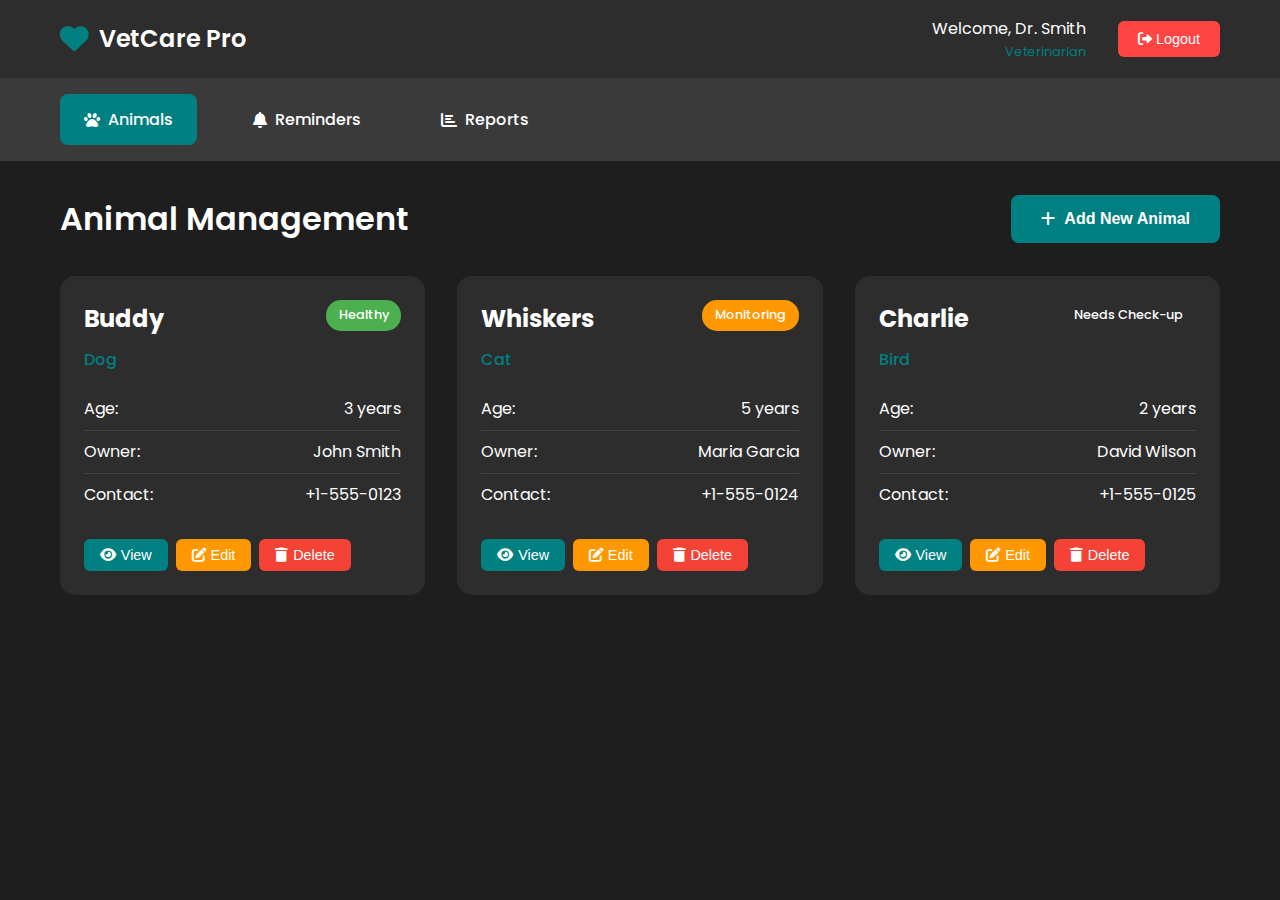
<file: dashboard.html>
<!DOCTYPE html>
<html lang="en">
<head>
    <meta charset="UTF-8">
    <meta name="viewport" content="width=device-width, initial-scale=1.0">
    <title>VetCare Pro - Dashboard</title>
    <link rel="stylesheet" href="style.css">
    <link href="https://fonts.googleapis.com/css2?family=Poppins:wght@300;400;500;600;700&display=swap" rel="stylesheet">
    <link rel="stylesheet" href="https://cdnjs.cloudflare.com/ajax/libs/font-awesome/6.0.0/css/all.min.css">
</head>
<body>
    <!-- Dashboard Header -->
    <header class="dashboard-header">
        <div class="container">
            <div class="dashboard-nav">
                <div class="nav-brand">
                    <i class="fas fa-heart"></i>
                    <span>VetCare Pro</span>
                </div>
                <div class="nav-items">
                    <div class="user-info">
                        <span id="userWelcome">Welcome, Dr. Smith</span>
                        <span id="userType" class="user-type">Veterinarian</span>
                    </div>
                    <button class="btn-logout" onclick="logout()">
                        <i class="fas fa-sign-out-alt"></i> Logout
                    </button>
                </div>
            </div>
        </div>
    </header>

    <!-- Dashboard Navigation -->
    <nav class="dashboard-nav-menu">
        <div class="container">
            <ul class="nav-tabs">
                <li class="nav-tab active" onclick="showSection('animals')">
                    <i class="fas fa-paw"></i> Animals
                </li>
                <li class="nav-tab" onclick="showSection('reminders')">
                    <i class="fas fa-bell"></i> Reminders
                </li>
                <li class="nav-tab" onclick="showSection('reports')">
                    <i class="fas fa-chart-bar"></i> Reports
                </li>
            </ul>
        </div>
    </nav>

    <!-- Main Dashboard Content -->
    <main class="dashboard-main">
        <div class="container">
            <!-- Animals Section -->
            <section id="animalsSection" class="dashboard-section active">
                <div class="section-header">
                    <h2>Animal Management</h2>
                    <button class="btn-primary" onclick="showAddAnimalModal()">
                        <i class="fas fa-plus"></i> Add New Animal
                    </button>
                </div>

                <!-- Animals Grid -->
                <div class="animals-grid" id="animalsGrid">
                    <!-- Animal cards will be dynamically generated here -->
                </div>
            </section>

            <!-- Reminders Section -->
            <section id="remindersSection" class="dashboard-section">
                <div class="section-header">
                    <h2>Health Check Reminders</h2>
                    <button class="btn-primary" onclick="showAddReminderModal()">
                        <i class="fas fa-plus"></i> Add Reminder
                    </button>
                </div>

                <div class="reminders-list" id="remindersList">
                    <!-- Reminders will be dynamically generated here -->
                </div>
            </section>

            <!-- Reports Section -->
            <section id="reportsSection" class="dashboard-section">
                <div class="section-header">
                    <h2>Health Reports & Statistics</h2>
                </div>

                <div class="reports-grid">
                    <div class="report-card">
                        <h3>Total Animals</h3>
                        <div class="report-number" id="totalAnimals">0</div>
                    </div>
                    <div class="report-card">
                        <h3>Healthy Animals</h3>
                        <div class="report-number healthy" id="healthyAnimals">0</div>
                    </div>
                    <div class="report-card">
                        <h3>Needs Attention</h3>
                        <div class="report-number warning" id="needsAttention">0</div>
                    </div>
                    <div class="report-card">
                        <h3>Upcoming Reminders</h3>
                        <div class="report-number info" id="upcomingReminders">0</div>
                    </div>
                </div>
            </section>
        </div>
    </main>

    <!-- Add/Edit Animal Modal -->
    <div id="animalModal" class="modal">
        <div class="modal-content large">
            <div class="modal-header">
                <h2 id="animalModalTitle">Add New Animal</h2>
                <span class="close" onclick="hideAnimalModal()">&times;</span>
            </div>
            
            <form class="animal-form" id="animalForm">
                <div class="form-row">
                    <div class="form-group">
                        <label for="animalName">Animal Name</label>
                        <input type="text" id="animalName" name="name" required>
                    </div>
                    
                    <div class="form-group">
                        <label for="animalType">Type</label>
                        <select id="animalType" name="type" required>
                            <option value="">Select Type</option>
                            <option value="Dog">Dog</option>
                            <option value="Cat">Cat</option>
                            <option value="Bird">Bird</option>
                            <option value="Rabbit">Rabbit</option>
                            <option value="Other">Other</option>
                        </select>
                    </div>
                </div>

                <div class="form-row">
                    <div class="form-group">
                        <label for="animalAge">Age (years)</label>
                        <input type="number" id="animalAge" name="age" min="0" max="50" required>
                    </div>
                    
                    <div class="form-group">
                        <label for="healthCondition">Health Condition</label>
                        <select id="healthCondition" name="healthCondition" required>
                            <option value="">Select Condition</option>
                            <option value="Healthy">Healthy</option>
                            <option value="Monitoring">Monitoring</option>
                            <option value="Needs Check-up">Needs Check-up</option>
                        </select>
                    </div>
                </div>

                <div class="form-group">
                    <label for="ownerName">Owner Name</label>
                    <input type="text" id="ownerName" name="ownerName" required>
                </div>

                <div class="form-group">
                    <label for="ownerContact">Owner Contact</label>
                    <input type="tel" id="ownerContact" name="ownerContact" required>
                </div>

                <div class="form-group">
                    <label for="medicalNotes">Medical Notes</label>
                    <textarea id="medicalNotes" name="medicalNotes" rows="4" placeholder="Enter any relevant medical information..."></textarea>
                </div>

                <div class="form-actions">
                    <button type="button" class="btn-secondary" onclick="hideAnimalModal()">Cancel</button>
                    <button type="submit" class="btn-primary">Save Animal</button>
                </div>
            </form>
        </div>
    </div>

    <!-- Animal Detail Modal -->
    <div id="animalDetailModal" class="modal">
        <div class="modal-content large">
            <div class="modal-header">
                <h2 id="animalDetailTitle">Animal Details</h2>
                <span class="close" onclick="hideAnimalDetailModal()">&times;</span>
            </div>
            
            <div class="animal-detail-content" id="animalDetailContent">
                <!-- Animal details will be dynamically generated here -->
            </div>
        </div>
    </div>

    <!-- Add Reminder Modal -->
    <div id="reminderModal" class="modal">
        <div class="modal-content">
            <div class="modal-header">
                <h2>Add Health Reminder</h2>
                <span class="close" onclick="hideReminderModal()">&times;</span>
            </div>
            
            <form class="reminder-form" id="reminderForm">
                <div class="form-group">
                    <label for="reminderAnimal">Select Animal</label>
                    <select id="reminderAnimal" name="animalId" required>
                        <option value="">Select Animal</option>
                    </select>
                </div>

                <div class="form-group">
                    <label for="reminderType">Reminder Type</label>
                    <select id="reminderType" name="type" required>
                        <option value="">Select Type</option>
                        <option value="Vaccination">Vaccination</option>
                        <option value="Check-up">Check-up</option>
                        <option value="Medication">Medication</option>
                        <option value="Dental Care">Dental Care</option>
                        <option value="Other">Other</option>
                    </select>
                </div>

                <div class="form-group">
                    <label for="reminderDate">Reminder Date</label>
                    <input type="date" id="reminderDate" name="date" required>
                </div>

                <div class="form-group">
                    <label for="reminderNotes">Notes</label>
                    <textarea id="reminderNotes" name="notes" rows="3" placeholder="Additional notes..."></textarea>
                </div>

                <div class="form-actions">
                    <button type="button" class="btn-secondary" onclick="hideReminderModal()">Cancel</button>
                    <button type="submit" class="btn-primary">Add Reminder</button>
                </div>
            </form>
        </div>
    </div>

    <script src="script.js"></script>
</body>
</html>
</file>
<file: style.css>
/* Reset and Base Styles */
* {
    margin: 0;
    padding: 0;
    box-sizing: border-box;
}

body {
    font-family: 'Poppins', sans-serif;
    background-color: #1E1E1E;
    color: #FFFFFF;
    line-height: 1.6;
}

.container {
    max-width: 1200px;
    margin: 0 auto;
    padding: 0 20px;
}

/* Header Styles */
.header {
    background-color: #2D2D2D;
    padding: 1rem 0;
    position: fixed;
    top: 0;
    width: 100%;
    z-index: 1000;
    box-shadow: 0 2px 10px rgba(0, 0, 0, 0.3);
}

.header .container {
    display: flex;
    justify-content: space-between;
    align-items: center;
}

.nav-brand {
    display: flex;
    align-items: center;
    gap: 10px;
    font-size: 1.5rem;
    font-weight: 600;
    color: #FFFFFF;
}

.nav-brand i {
    color: #008080;
    font-size: 1.8rem;
}

.nav-menu {
    display: flex;
    gap: 2rem;
}

.nav-menu a {
    color: #FFFFFF;
    text-decoration: none;
    font-weight: 500;
    transition: color 0.3s ease;
}

.nav-menu a:hover {
    color: #008080;
}

/* Hero Section */
.hero {
    padding: 120px 0 80px;
    background: linear-gradient(135deg, #1E1E1E 0%, #2D2D2D 100%);
}

.hero-content {
    display: grid;
    grid-template-columns: 1fr 1fr;
    gap: 4rem;
    align-items: center;
}

.hero-text h1 {
    font-size: 3.5rem;
    font-weight: 700;
    line-height: 1.2;
    margin-bottom: 1.5rem;
}

.accent-text {
    color: #008080;
}

.hero-text p {
    font-size: 1.2rem;
    color: #CCCCCC;
    margin-bottom: 2rem;
    line-height: 1.8;
}

.hero-buttons {
    display: flex;
    gap: 1rem;
    flex-wrap: wrap;
}

.hero-image img {
    width: 100%;
    height: 500px;
    object-fit: cover;
    border-radius: 15px;
    box-shadow: 0 20px 40px rgba(0, 0, 0, 0.3);
}

/* Button Styles */
.btn-primary {
    background-color: #008080;
    color: white;
    border: none;
    padding: 15px 30px;
    border-radius: 8px;
    font-size: 1rem;
    font-weight: 600;
    cursor: pointer;
    transition: all 0.3s ease;
    text-decoration: none;
    display: inline-flex;
    align-items: center;
    gap: 8px;
}

.btn-primary:hover {
    background-color: #006666;
    transform: translateY(-2px);
    box-shadow: 0 5px 15px rgba(0, 128, 128, 0.3);
}

.btn-secondary {
    background: transparent;
    color: #FFFFFF;
    border: 2px solid #444444;
    padding: 15px 30px;
    border-radius: 8px;
    font-size: 1rem;
    font-weight: 600;
    cursor: pointer;
    transition: all 0.3s ease;
}

.btn-secondary:hover {
    border-color: #008080;
    color: #008080;
}

.btn-full {
    width: 100%;
}

.btn-logout {
    background-color: #FF4444;
    color: white;
    border: none;
    padding: 10px 20px;
    border-radius: 6px;
    font-size: 0.9rem;
    cursor: pointer;
    transition: all 0.3s ease;
}

.btn-logout:hover {
    background-color: #CC3333;
}

/* Features Section */
.features {
    padding: 80px 0;
    background-color: #2D2D2D;
}

.features h2 {
    text-align: center;
    font-size: 2.5rem;
    margin-bottom: 3rem;
    font-weight: 600;
}

.features-grid {
    display: grid;
    grid-template-columns: repeat(auto-fit, minmax(250px, 1fr));
    gap: 2rem;
}

.feature-card {
    background-color: #3A3A3A;
    padding: 2.5rem 2rem;
    border-radius: 15px;
    text-align: center;
    transition: transform 0.3s ease, box-shadow 0.3s ease;
}

.feature-card:hover {
    transform: translateY(-5px);
    box-shadow: 0 10px 30px rgba(0, 128, 128, 0.2);
}

.feature-card i {
    font-size: 3rem;
    color: #008080;
    margin-bottom: 1.5rem;
}

.feature-card h3 {
    font-size: 1.5rem;
    margin-bottom: 1rem;
    font-weight: 600;
}

.feature-card p {
    color: #CCCCCC;
    line-height: 1.6;
}

/* Modal Styles */
.modal {
    display: none;
    position: fixed;
    z-index: 2000;
    left: 0;
    top: 0;
    width: 100%;
    height: 100%;
    background-color: rgba(0, 0, 0, 0.8);
    backdrop-filter: blur(5px);
}

.modal-content {
    background-color: #2D2D2D;
    margin: 5% auto;
    padding: 0;
    border-radius: 15px;
    width: 90%;
    max-width: 500px;
    max-height: 90vh;
    overflow-y: auto;
    box-shadow: 0 20px 60px rgba(0, 0, 0, 0.5);
}

.modal-content.large {
    max-width: 700px;
}

.modal-header {
    background-color: #3A3A3A;
    padding: 1.5rem 2rem;
    border-radius: 15px 15px 0 0;
    display: flex;
    justify-content: space-between;
    align-items: center;
}

.modal-header h2 {
    font-size: 1.5rem;
    font-weight: 600;
}

.close {
    color: #CCCCCC;
    font-size: 2rem;
    font-weight: bold;
    cursor: pointer;
    transition: color 0.3s ease;
}

.close:hover {
    color: #008080;
}

/* Login Type Selection */
.login-type-selection {
    display: grid;
    grid-template-columns: 1fr 1fr;
    gap: 1rem;
    padding: 2rem;
}

.login-type-card {
    background-color: #3A3A3A;
    padding: 2rem;
    border-radius: 10px;
    text-align: center;
    cursor: pointer;
    transition: all 0.3s ease;
    border: 2px solid transparent;
}

.login-type-card:hover {
    border-color: #008080;
    transform: translateY(-3px);
}

.login-type-card i {
    font-size: 3rem;
    color: #008080;
    margin-bottom: 1rem;
}

.login-type-card h3 {
    font-size: 1.3rem;
    margin-bottom: 0.5rem;
}

.login-type-card p {
    color: #CCCCCC;
    font-size: 0.9rem;
}

/* Form Styles */
.login-form-container {
    padding: 2rem;
}

.back-btn {
    background: none;
    border: none;
    color: #008080;
    font-size: 1rem;
    cursor: pointer;
    margin-bottom: 1.5rem;
    display: flex;
    align-items: center;
    gap: 0.5rem;
}

.login-form, .register-form, .animal-form, .reminder-form {
    display: flex;
    flex-direction: column;
    gap: 1.5rem;
}

.form-row {
    display: grid;
    grid-template-columns: 1fr 1fr;
    gap: 1rem;
}

.form-group {
    display: flex;
    flex-direction: column;
    gap: 0.5rem;
}

.form-group label {
    font-weight: 500;
    color: #CCCCCC;
}

.form-group input,
.form-group select,
.form-group textarea {
    padding: 12px;
    border: 2px solid #444444;
    border-radius: 6px;
    background-color: #3A3A3A;
    color: #FFFFFF;
    font-size: 1rem;
    transition: border-color 0.3s ease;
}

.form-group input:focus,
.form-group select:focus,
.form-group textarea:focus {
    outline: none;
    border-color: #008080;
}

.form-footer {
    text-align: center;
    margin-top: 1rem;
}

.form-footer a {
    color: #008080;
    text-decoration: none;
}

.form-actions {
    display: flex;
    gap: 1rem;
    justify-content: flex-end;
    margin-top: 1rem;
}

/* Dashboard Styles */
.dashboard-header {
    background-color: #2D2D2D;
    padding: 1rem 0;
    box-shadow: 0 2px 10px rgba(0, 0, 0, 0.3);
}

.dashboard-nav {
    display: flex;
    justify-content: space-between;
    align-items: center;
}

.nav-items {
    display: flex;
    align-items: center;
    gap: 2rem;
}

.user-info {
    display: flex;
    flex-direction: column;
    align-items: flex-end;
}

.user-type {
    font-size: 0.8rem;
    color: #008080;
}

.dashboard-nav-menu {
    background-color: #3A3A3A;
    padding: 1rem 0;
}

.nav-tabs {
    display: flex;
    list-style: none;
    gap: 2rem;
}

.nav-tab {
    padding: 0.8rem 1.5rem;
    cursor: pointer;
    border-radius: 8px;
    transition: all 0.3s ease;
    display: flex;
    align-items: center;
    gap: 0.5rem;
    font-weight: 500;
}

.nav-tab:hover,
.nav-tab.active {
    background-color: #008080;
    color: white;
}

.dashboard-main {
    padding: 2rem 0;
    min-height: calc(100vh - 200px);
}

.dashboard-section {
    display: none;
}

.dashboard-section.active {
    display: block;
}

.section-header {
    display: flex;
    justify-content: space-between;
    align-items: center;
    margin-bottom: 2rem;
}

.section-header h2 {
    font-size: 2rem;
    font-weight: 600;
}

/* Animals Grid */
.animals-grid {
    display: grid;
    grid-template-columns: repeat(auto-fill, minmax(350px, 1fr));
    gap: 2rem;
}

.animal-card {
    background-color: #2D2D2D;
    border-radius: 15px;
    padding: 1.5rem;
    transition: transform 0.3s ease, box-shadow 0.3s ease;
}

.animal-card:hover {
    transform: translateY(-3px);
    box-shadow: 0 10px 30px rgba(0, 128, 128, 0.2);
}

.animal-header {
    display: flex;
    justify-content: space-between;
    align-items: flex-start;
    margin-bottom: 1rem;
}

.animal-info h3 {
    font-size: 1.5rem;
    margin-bottom: 0.5rem;
}

.animal-type {
    color: #008080;
    font-weight: 500;
}

.health-status {
    padding: 0.3rem 0.8rem;
    border-radius: 15px;
    font-size: 0.8rem;
    font-weight: 500;
}

.health-status.healthy {
    background-color: #4CAF50;
    color: white;
}

.health-status.monitoring {
    background-color: #FF9800;
    color: white;
}

.health-status.needs-checkup {
    background-color: #F44336;
    color: white;
}

.animal-details {
    margin-bottom: 1.5rem;
}

.animal-detail {
    display: flex;
    justify-content: space-between;
    padding: 0.5rem 0;
    border-bottom: 1px solid #444444;
}

.animal-detail:last-child {
    border-bottom: none;
}

.animal-actions {
    display: flex;
    gap: 0.5rem;
}

.action-btn {
    padding: 0.5rem 1rem;
    border: none;
    border-radius: 6px;
    cursor: pointer;
    font-size: 0.9rem;
    transition: all 0.3s ease;
    display: flex;
    align-items: center;
    gap: 0.3rem;
}

.action-btn.view {
    background-color: #008080;
    color: white;
}

.action-btn.edit {
    background-color: #FF9800;
    color: white;
}

.action-btn.delete {
    background-color: #F44336;
    color: white;
}

.action-btn:hover {
    opacity: 0.8;
    transform: translateY(-1px);
}

/* Reminders List */
.reminders-list {
    display: flex;
    flex-direction: column;
    gap: 1rem;
}

.reminder-card {
    background-color: #2D2D2D;
    padding: 1.5rem;
    border-radius: 10px;
    display: flex;
    justify-content: space-between;
    align-items: center;
}

.reminder-info h4 {
    font-size: 1.2rem;
    margin-bottom: 0.5rem;
}

.reminder-details {
    display: flex;
    gap: 1rem;
    color: #CCCCCC;
}

.reminder-actions {
    display: flex;
    gap: 0.5rem;
}

.email-status {
    display: flex;
    align-items: center;
    gap: 0.5rem;
    font-size: 0.9rem;
}

.email-sent {
    color: #4CAF50;
}

.email-pending {
    color: #FF9800;
}

/* Reports Grid */
.reports-grid {
    display: grid;
    grid-template-columns: repeat(auto-fit, minmax(200px, 1fr));
    gap: 2rem;
}

.report-card {
    background-color: #2D2D2D;
    padding: 2rem;
    border-radius: 15px;
    text-align: center;
}

.report-card h3 {
    font-size: 1.1rem;
    margin-bottom: 1rem;
    color: #CCCCCC;
}

.report-number {
    font-size: 3rem;
    font-weight: bold;
    color: #FFFFFF;
}

.report-number.healthy {
    color: #4CAF50;
}

.report-number.warning {
    color: #FF9800;
}

.report-number.info {
    color: #008080;
}

/* Animal Detail Modal */
.animal-detail-content {
    padding: 2rem;
}

.detail-section {
    margin-bottom: 2rem;
}

.detail-section h4 {
    font-size: 1.3rem;
    margin-bottom: 1rem;
    color: #008080;
}

.detail-grid {
    display: grid;
    grid-template-columns: repeat(auto-fit, minmax(200px, 1fr));
    gap: 1rem;
    margin-bottom: 1rem;
}

.detail-item {
    background-color: #3A3A3A;
    padding: 1rem;
    border-radius: 8px;
}

.detail-item label {
    font-size: 0.9rem;
    color: #CCCCCC;
    display: block;
    margin-bottom: 0.3rem;
}

.detail-item span {
    font-weight: 500;
    font-size: 1.1rem;
}

.image-gallery {
    display: grid;
    grid-template-columns: repeat(auto-fill, minmax(150px, 1fr));
    gap: 1rem;
}

.image-thumbnail {
    width: 100%;
    height: 150px;
    object-fit: cover;
    border-radius: 8px;
    cursor: pointer;
    transition: transform 0.3s ease;
}

.image-thumbnail:hover {
    transform: scale(1.05);
}

.upload-area {
    border: 2px dashed #444444;
    border-radius: 8px;
    padding: 2rem;
    text-align: center;
    cursor: pointer;
    transition: border-color 0.3s ease;
}

.upload-area:hover {
    border-color: #008080;
}

.upload-area i {
    font-size: 3rem;
    color: #008080;
    margin-bottom: 1rem;
}

/* Footer */
.footer {
    background-color: #2D2D2D;
    padding: 3rem 0 1rem;
    margin-top: 4rem;
}

.footer-content {
    display: grid;
    grid-template-columns: repeat(auto-fit, minmax(250px, 1fr));
    gap: 2rem;
    margin-bottom: 2rem;
}

.footer-section h4 {
    margin-bottom: 1rem;
    color: #008080;
}

.footer-section ul {
    list-style: none;
}

.footer-section ul li {
    margin-bottom: 0.5rem;
}

.footer-section a {
    color: #CCCCCC;
    text-decoration: none;
    transition: color 0.3s ease;
}

.footer-section a:hover {
    color: #008080;
}

.footer-bottom {
    border-top: 1px solid #444444;
    padding-top: 1rem;
    text-align: center;
    color: #CCCCCC;
}

/* Responsive Design */
@media (max-width: 768px) {
    .hero-content {
        grid-template-columns: 1fr;
        text-align: center;
    }
    
    .hero-text h1 {
        font-size: 2.5rem;
    }
    
    .nav-menu {
        display: none;
    }
    
    .login-type-selection {
        grid-template-columns: 1fr;
    }
    
    .form-row {
        grid-template-columns: 1fr;
    }
    
    .animals-grid {
        grid-template-columns: 1fr;
    }
    
    .nav-tabs {
        flex-wrap: wrap;
        gap: 1rem;
    }
    
    .section-header {
        flex-direction: column;
        gap: 1rem;
        align-items: stretch;
    }
    
    .dashboard-nav {
        flex-direction: column;
        gap: 1rem;
    }
    
    .animal-actions {
        flex-direction: column;
    }
}

@media (max-width: 480px) {
    .container {
        padding: 0 15px;
    }
    
    .hero-text h1 {
        font-size: 2rem;
    }
    
    .modal-content {
        margin: 2% auto;
        width: 95%;
    }
    
    .form-actions {
        flex-direction: column;
    }
}
</file>
